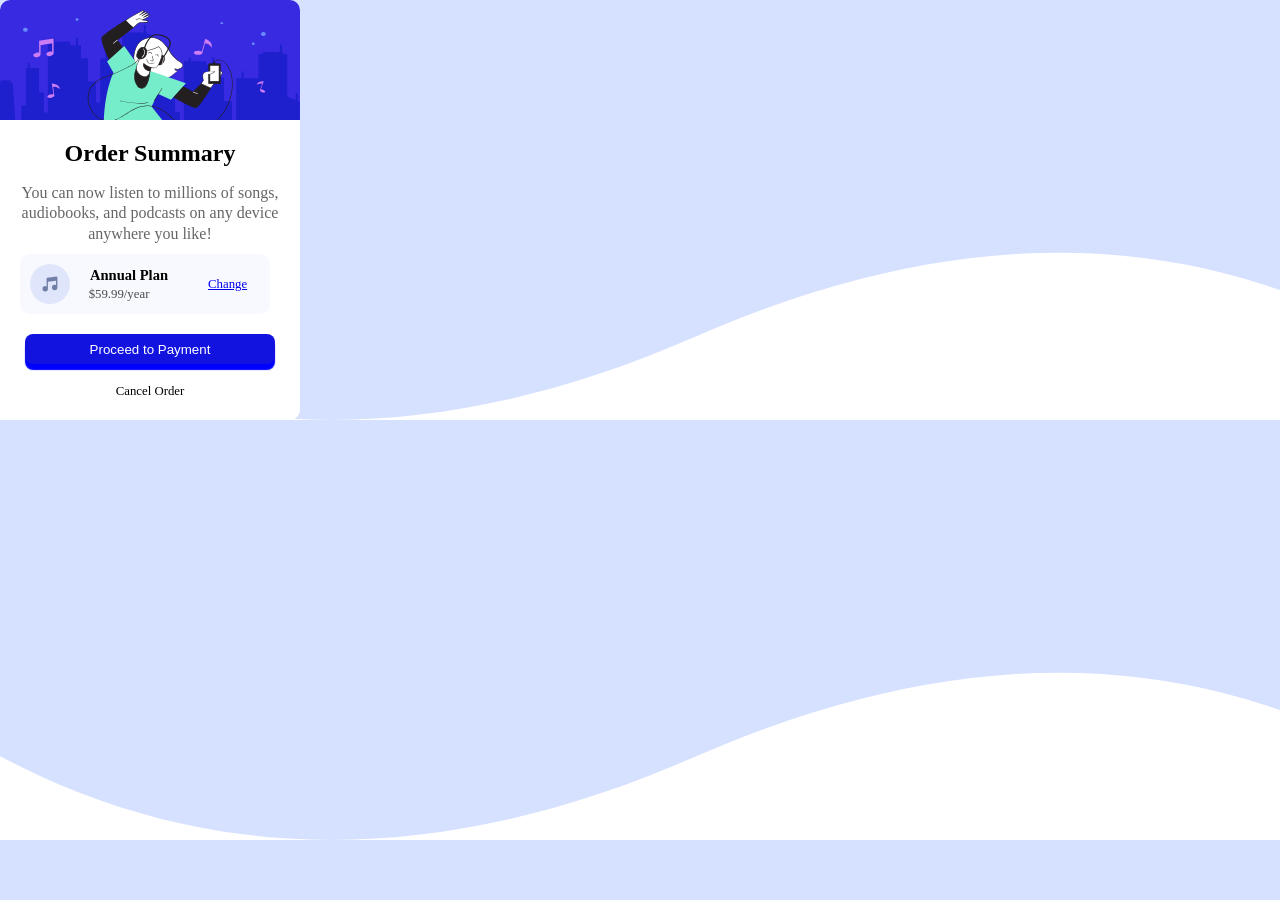
<file: Order summary component/index.html>
<!DOCTYPE html>
<html lang="en">
<head>
    <meta charset="UTF-8">
    <meta name="viewport" content="width=device-width, initial-scale=1.0">
    <title>Order summary component</title>
    <link rel="stylesheet" href="style.css">
</head>
<body>
    <div class="container">
        <img src="images/illustration-hero.svg"id="img1">
        <div class="content">
            <h2>Order Summary</h2>
            <p id="desc">You can now listen to millions of songs, audiobooks, and podcasts on any device anywhere you like! </p>
            <div class="plan">
                <img src="images/icon-music.svg">
                <div class="amount">
                <p>Annual Plan</p>
                <span>$59.99/year</span>
                </div>
                <a href="#">Change</a>
            </div>
            <button>Proceed to Payment</button>
            <p id="Cancel"> Cancel Order</p>
        </div>
    </div>
</body>
</html>
</file>
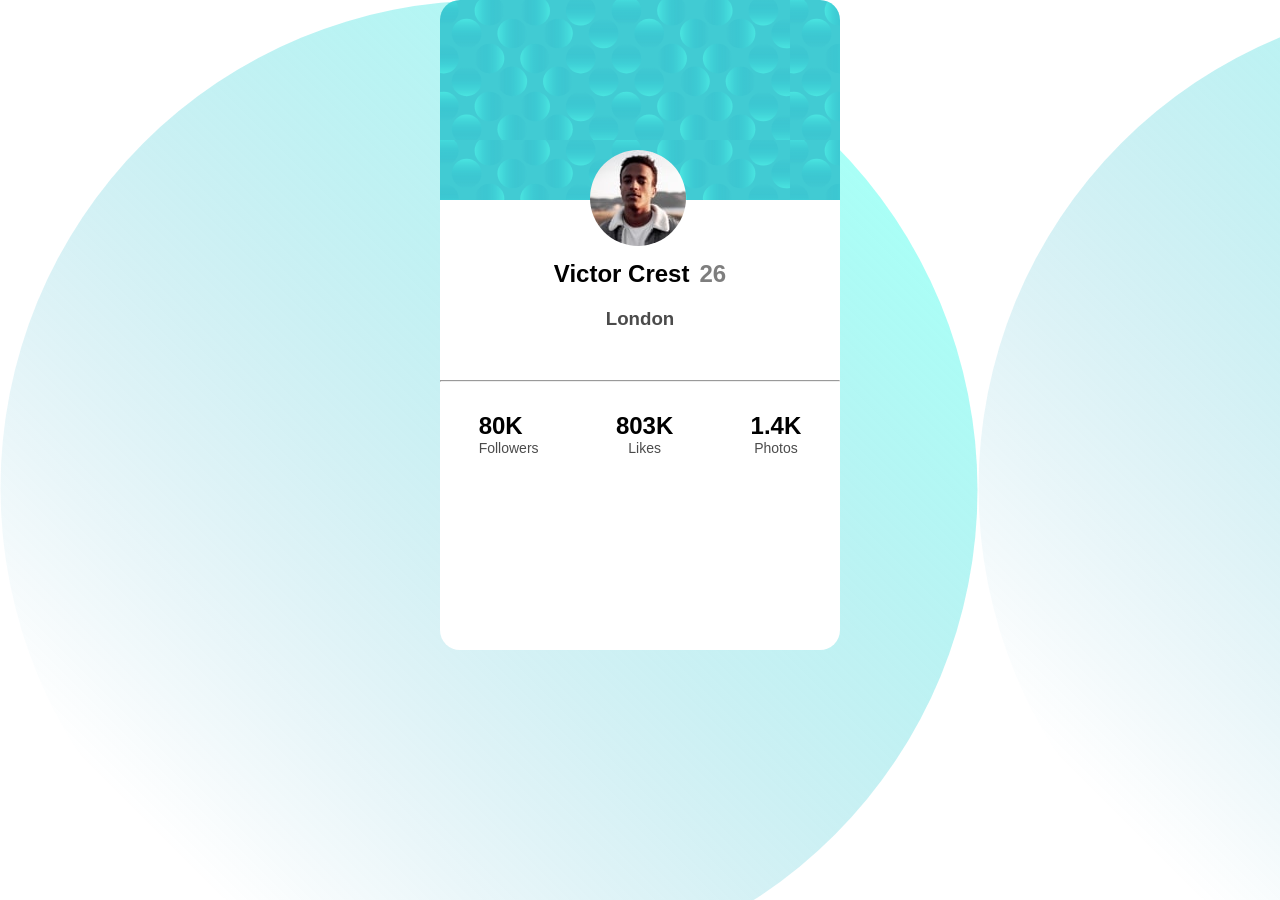
<file: profile-card-component-main/index.html>
<!doctype html>
<html lang="en">
  <head>
    <meta charset="UTF-8" />
    <meta name="viewport" content="width=device-width, initial-scale=1.0" />
    <title>profile-card-component-main</title>
    <link rel="stylesheet" href="style.css" />
  </head>
  <body>
    <div class="container">
      <div class="blue"></div>
      <div class="white">
        <img id="image" src="images/image-victor.jpg" alt="" />
        <h2 id="name">Victor Crest<span>26</span></h2>
        <h3>London</h3>
        <hr />
        <div class="pro">
          <div class="folower">
            <h2>80K</h2>
            <p>Followers</p>
          </div>
          <div class="likes">
            <h2>803K</h2>
            <p>Likes</p>
          </div>
          <div class="photo">
            <h2>1.4K</h2>
            <p id="photo">Photos</p>
          </div>
        </div>
      </div>
    </div>
  </body>
</html>
</file>
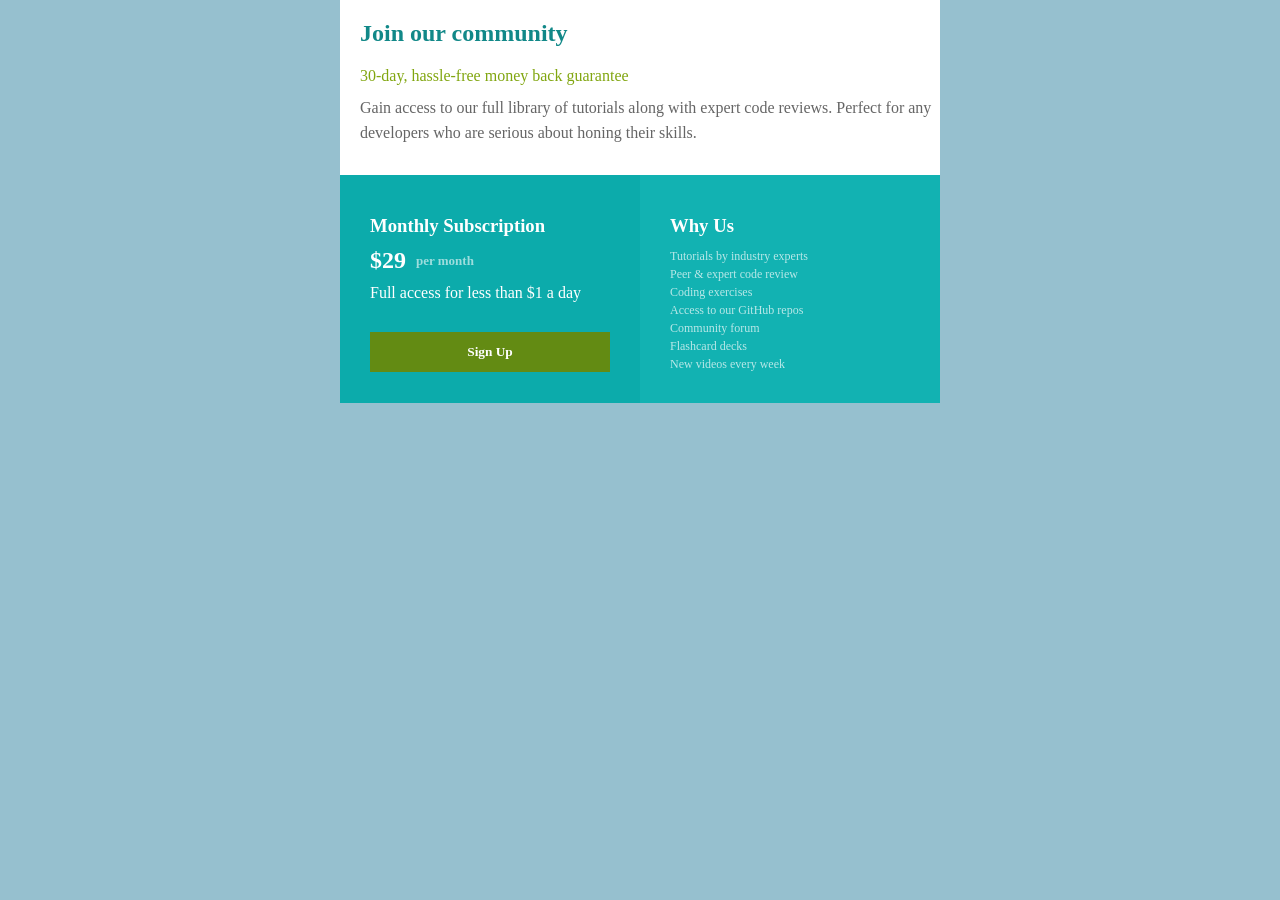
<file: Single price grid component/index.html>
<!doctype html>
<html lang="en">
  <head>
    <meta charset="UTF-8" />
    <meta name="viewport" content="width=device-width, initial-scale=1.0" />
    <title>Single price grid component</title>
    <link rel="stylesheet" href="style.css" />
  </head>
  <body>
    <div class="container">
      <div class="info">
        <h2>Join our community</h2>
        <p>30-day, hassle-free money back guarantee</p>
        <p>
          Gain access to our full library of tutorials along with expert code
          reviews. Perfect for any developers who are serious about honing their
          skills.
        </p>
      </div>
      <div class="box2">
        <div class="sub">
          <h3>Monthly Subscription</h3>
          <h2>$29 <span>per month</span></h2>
          <p>Full access for less than $1 a day</p>
          <button>Sign Up</button>
        </div>
        <div class="about">
          <h3>Why Us</h3>
          <ul>
            <li>Tutorials by industry experts</li>
            <li>Peer & expert code review</li>
            <li>Coding exercises</li>
            <li>Access to our GitHub repos</li>
            <li>Community forum</li>
            <li>Flashcard decks</li>
            <li>New videos every week</li>
          </ul>
        </div>
      </div>
    </div>
  </body>
</html>
</file>
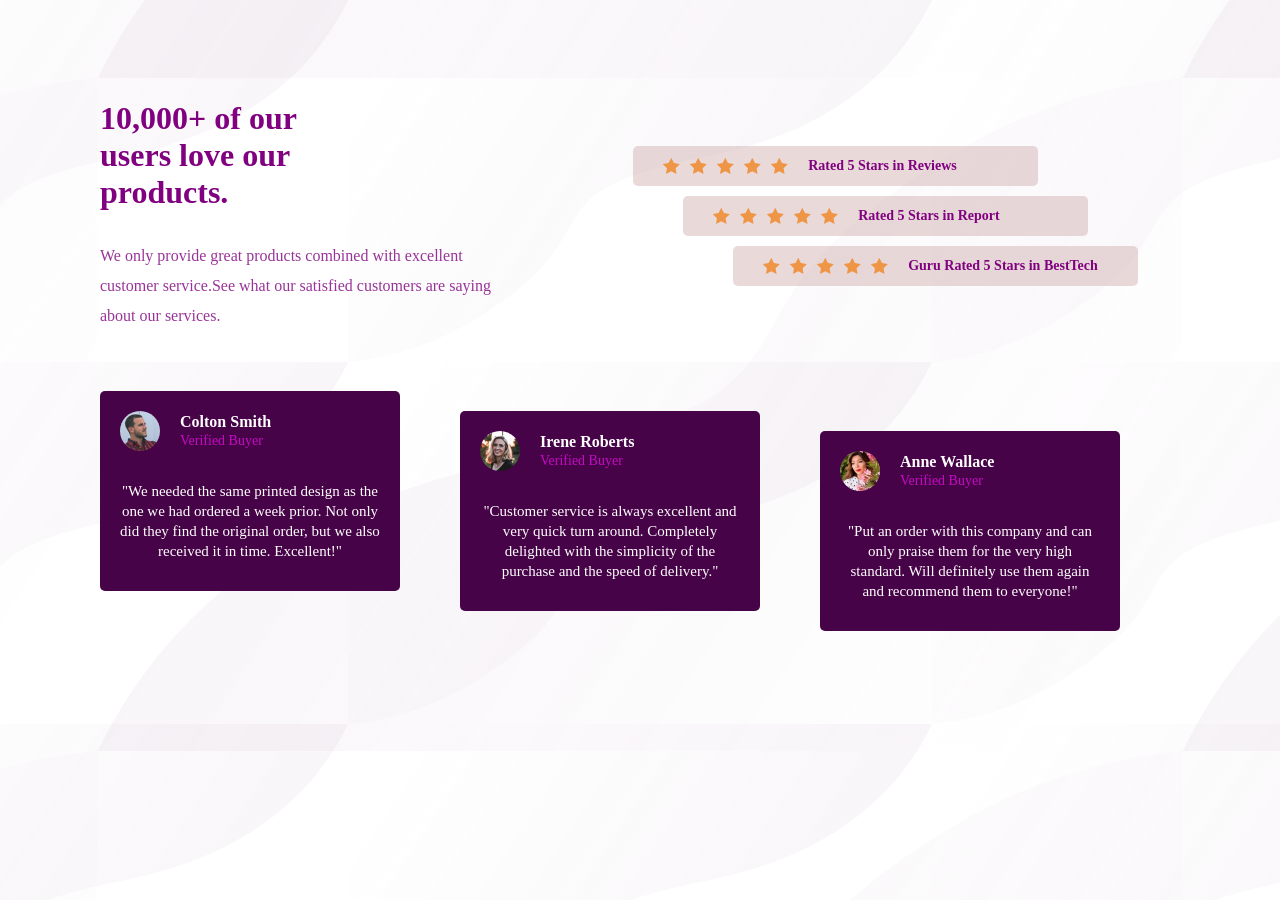
<file: Social proof section/index.html>
<!doctype html>
<html lang="en">
  <head>
    <meta charset="UTF-8" />
    <meta name="viewport" content="width=device-width, initial-scale=1.0" />
    <title>Social proof section</title>
    <link rel="stylesheet" href="style.css" />
  </head>
  <body>
    <div class="container">
      <div class="user">
        <h1>10,000+ of our <br />users love our <br />products.</h1>
        <p>
          We only provide great products combined with excellent<br />customer
          service.See what our satisfied customers are saying<br />about our
          services.
        </p>
      </div>
      <div class="rating">
        <div class="rating1">
          <img src="images/icon-star.svg" alt="" />
          <img src="images/icon-star.svg" alt="" />
          <img src="images/icon-star.svg" alt="" />
          <img src="images/icon-star.svg" alt="" />
          <img src="images/icon-star.svg" alt="" />
          <span>Rated 5 Stars in Reviews</span>
        </div>
        <div class="rating2">
          <img src="images/icon-star.svg" alt="" />
          <img src="images/icon-star.svg" alt="" />
          <img src="images/icon-star.svg" alt="" />
          <img src="images/icon-star.svg" alt="" />
          <img src="images/icon-star.svg" alt="" />
          <span>Rated 5 Stars in Report</span>
        </div>
        <div class="rating3">
          <img src="images/icon-star.svg" alt="" />
          <img src="images/icon-star.svg" alt="" />
          <img src="images/icon-star.svg" alt="" />
          <img src="images/icon-star.svg" alt="" />
          <img src="images/icon-star.svg" alt="" />
          <span>Guru Rated 5 Stars in BestTech</span>
        </div>
      </div>
    </div>
    <div class="boxs">
      <div class="box1 box">
        <div class="name">
          <img src="images/image-colton.jpg" alt="" />
          <h4>Colton Smith<br /><span>Verified Buyer</span></h4>
        </div>
        <p>
          "We needed the same printed design as the one we had ordered a week
          prior. Not only did they find the original order, but we also received
          it in time. Excellent!"
        </p>
      </div>
      <div class="box2 box">
        <div class="name">
          <img src="images/image-irene.jpg" alt="" />
          <h4>Irene Roberts<br /><span>Verified Buyer</span></h4>
        </div>
        <p>
          "Customer service is always excellent and very quick turn around.
          Completely delighted with the simplicity of the purchase and the speed
          of delivery."
        </p>
      </div>
      <div class="box3 box">
        <div class="name">
          <img src="images/image-anne.jpg" alt="" />
          <h4>Anne Wallace<br /><span>Verified Buyer</span></h4>
        </div>
        <p>
          "Put an order with this company and can only praise them for the very
          high standard. Will definitely use them again and recommend them to
          everyone!"
        </p>
      </div>
    </div>
  </body>
</html>
</file>
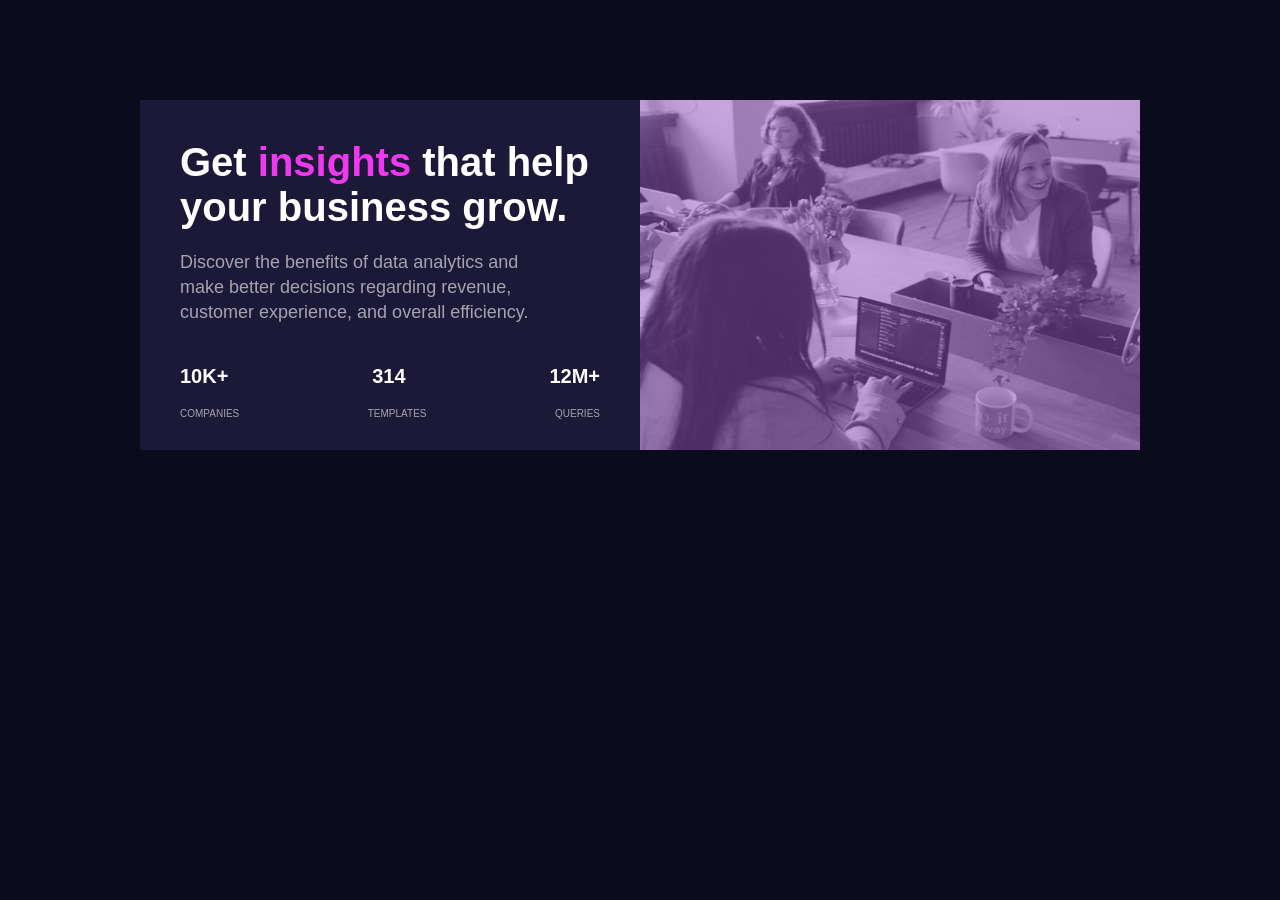
<file: Stats-preview-card-component/index.html>
<!doctype html>
<html lang="en">
  <head>
    <meta charset="UTF-8" />
    <meta name="viewport" content="width=device-width, initial-scale=1.0" />
    <title>Stats preview card component</title>
    <link rel="stylesheet" href="style.css" />
  </head>
  <body>
    <div class="container">
      <div class="content">
        <h2>Get <span>insights</span> that help your business grow.</h2>
        <p id="info">
          Discover the benefits of data analytics and make better decisions
          regarding revenue, customer experience, and overall efficiency.
        </p>
        <div class="info">
          <p>10K+</p>

          <p>314</p>

          <p>12M+</p>
        </div>
        <div class="span">
          <span>COMPANIES</span>
          <span>TEMPLATES</span>
          <span>QUERIES</span>
        </div>
      </div>
      <div class="image">
        <img src="images/image-header-desktop.jpg" alt="image" />
      </div>
    </div>
  </body>
</html>
</file>
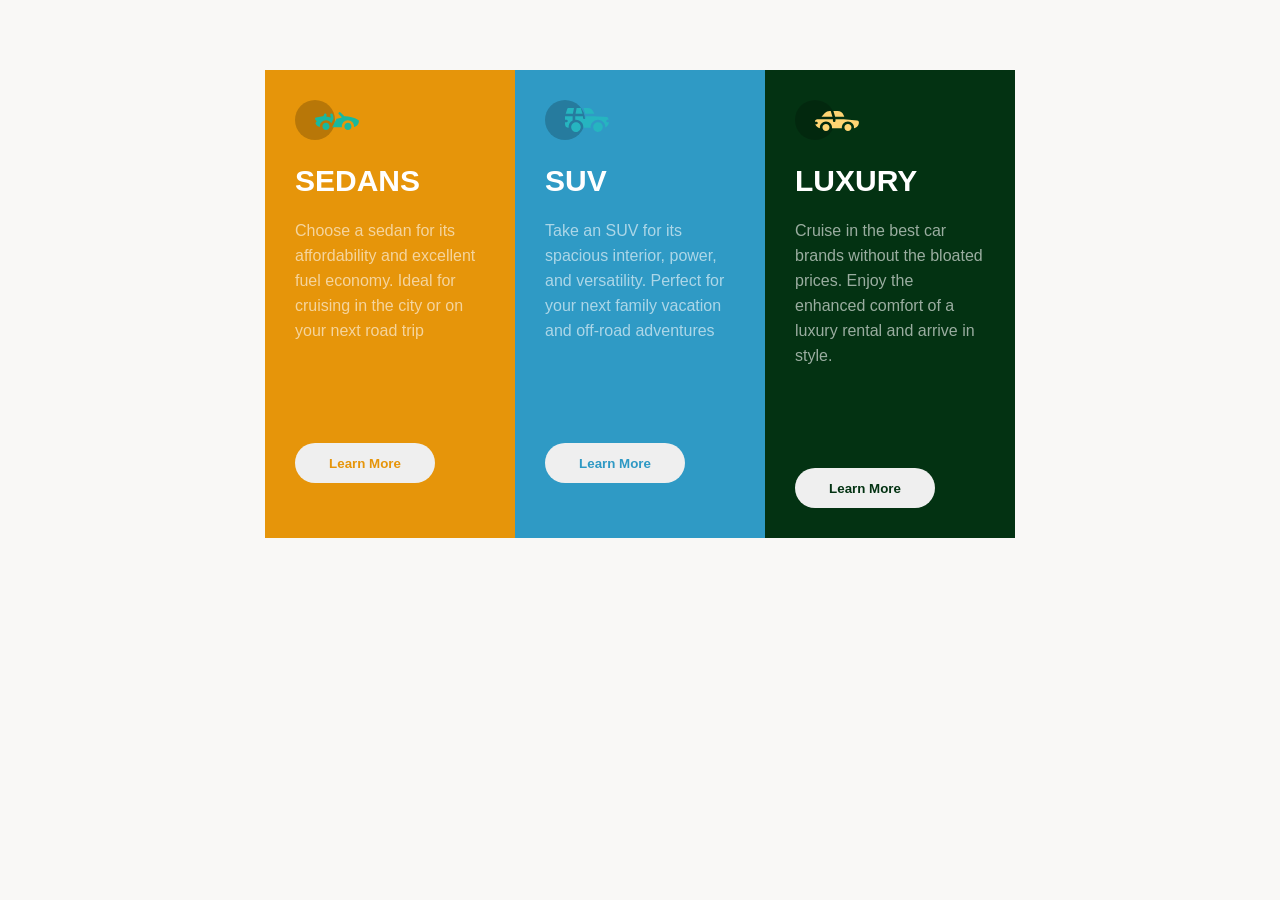
<file: 3-column preview card component/images/index.html>
<!DOCTYPE html>
<html lang="en">
<head>
    <meta charset="UTF-8">
    <meta name="viewport" content="width=device-width, initial-scale=1.0">
    <title>3-column preview card component</title>
    <link rel="stylesheet" href="style.css">
</head>
<body>
    <div class="container">
        <div class="box1 box">
            <img src="icon-luxury.svg" alt="luxuary">
            <h2>SEDANS</h2>
            <p>Choose a sedan for its affordability and excellent fuel economy. Ideal for cruising in the city or on your next road trip</p>
            <button>Learn More</button>
        </div>
        <div class="box2 box">
            <img src="icon-suvs.svg" alt="suv">
            <h2>SUV</h2>
            <p>Take an SUV for its spacious interior, power, and versatility. Perfect for your next family vacation and off-road adventures</p>
            <button>Learn More</button>
        </div>
        <div class="box3 box">
            <img src ="icon-sedans.svg" alt="sedan">
            <h2>LUXURY</h2>
            <p>Cruise in the best car brands without the bloated prices. Enjoy the enhanced comfort of a luxury rental and arrive in style.</p>
            <button>Learn More</button>
        </div>
    </div>
</body>
</html>
</file>
<file: Order summary component/style.css>
*{
    margin: 0;
    padding: 0;
}
body{
    background-image: url("images/pattern-background-desktop.svg");
    background-size: cover;
}
.container{
    width: 300px;
    height: 420px;
    background-color: white;
    border-radius: 10px;
}
#img1{
    width: 100%;
    height: 120px;
    border-top-left-radius: 10px;
    border-top-right-radius: 10px;
}
.content{
    text-align: center;
}
h2{
    margin-top: 1rem;
}
#desc{
    margin-top: 1rem;
    opacity: 0.6;
    line-height: 1.28rem;
}
.plan{
    width: 250px;
    height: 60px;
    display: flex;
    align-items: center;
    margin-left: 20px;
    background-color: #F8F9FE;
    border-radius: 10px;
    margin-top: 10px;
}
.plan img{
    width: 40px;
    margin-left: 10px;
}
.plan p{
    margin-left: 20px;
    font-weight: 600;
    font-size: 0.91rem;
}
.plan span{
    margin-left: px;
    font-size: 0.8rem;
    opacity: 0.7;
}
.plan a{
    margin-left: 40px;
    font-size: 0.8rem;
}
button{
    width: 250px;
    height: 30px;
    background-color: rgb(19, 19, 224);
    border: none;
    border-radius: 8px;
    margin-top: 20px;
    color: white;
    box-shadow: 0px 6px 1px blue;
}
#Cancel{
    margin-top: 20px;
    font-size: 0.8rem;
}
</file>
<file: profile-card-component-main/style.css>
*{
    padding: 0;
    margin: 0;
    box-sizing: border-box;
    font-family: 'Segoe UI', Tahoma, Geneva, Verdana, sans-serif;

}
body{
    background-image: url(images/bg-pattern-top.svg);
}
.container{
    width: 400px;
    margin: auto;
    border-radius: 20px;
}
.blue{
    border-top-left-radius: 20px;
    border-top-right-radius: 20px;
    width: 100%;
    height: 200px;
    background-image: url(images/bg-pattern-card.svg);
}
.white{
    border-bottom-left-radius: 20px;
    border-bottom-right-radius: 20px;
    width: 100%;
    min-height: 50vh;
    background-color: white;
    
}
#image{
    border-radius: 50%;
    position: relative;
    top: -50px;
    left: 150px;
}
#name{
    text-align: center;
    margin-top: -40px;
}
span{
    opacity: 0.5;
    padding-left:10px ;
}
h3{
    text-align: center;
    margin-top: 20px;
    margin-bottom: 20px;
    opacity: 0.7;
}
hr{
    margin-top: 50px;
}
.pro{
    display: flex;
    justify-content: space-around;
    margin-top: 30px;

   
}
.pro p{
    margin-left: 0;
    font-size: 14px;
    opacity: 0.7;
    text-align: center;
}
</file>
<file: Single price grid component/style.css>
* {
  margin: 0;
  padding: 0;
  box-sizing: border-box;
  font-family: "Times New Roman", Times, serif;
}
body {
  background-color: rgba(136, 184, 201, 0.875);
}
.container {
  width: 100%;
  max-width: 600px;
  /* height: 400px; */
  margin: auto;
}
.info {
  width: 100%;
  /* height: 40%; */
  background-color: white;
}
.info h2 {
  color: rgb(17, 136, 136);
  padding: 20px;
}
.info p {
  padding-left: 20px;
  color: rgb(129, 166, 16);
}
.info p + p {
  padding-top: 10px;
  color: black;
  line-height: 25px;
  opacity: 0.6;
  padding-bottom: 30px;
}
.box2 {
  display: flex;
  width: 100%;
  /* height: 60%; */
}
.sub {
  width: 50%;
  /* height: 100%; */
  background-color: rgb(12, 171, 171);
  padding: 30px;
  padding-top: 40px;
}
.sub h3 {
  color: rgb(255, 255, 255);
}
.sub h3 + h2 {
  color: rgb(255, 255, 255);
  margin-top: 10px;
  margin-bottom: 7px;
  display: flex;
  align-items: center;
  font-weight: bolder;
}
.sub span {
  color: rgba(255, 255, 255, 0.6);
  font-size: 13px;
  padding-left: 10px;
}
.sub p {
  color: rgb(255, 255, 255);
  margin-top: 10px;
}
.sub button {
  margin-top: 30px;
  width: 100%;
  height: 40px;
  background-color: rgb(99, 139, 19);
  color: white;
  border: none;
  font-weight: bold;
}

.about {
  width: 50%;
  /* height: 100%; */
  background-color: rgb(18, 178, 178);
  padding: 30px;
  padding-top: 40px;
  color: white;
}
.about ul {
  margin-top: 10px;
}
.about li {
  opacity: 0.7;
  list-style-type: none;
  line-height: 18px;
  font-size: 12px;
}

@media (max-width: 500px) {
  .container {
    margin-right: 40px;
  }
  .info {
    display: flex;
    flex-direction: column;
  }
  .box2 {
    display: flex;
    flex-direction: column;
  }
  .sub,
  .about {
    width: 100%;
  }
}
</file>
<file: Social proof section/style.css>
* {
  padding: 0;
  margin: 0;
  box-sizing: border-box;
}
body {
  margin: 100px;
  background-image:
    url(images/bg-pattern-top-desktop.svg),
    url(images/bg-pattern-bottom-desktop.svg);
  background-position: top, bottom;
}

.container {
  display: flex;
}
.user h1 {
  color: purple;
}
.user p {
  margin-top: 30px;
  color: rgba(128, 0, 128, 0.8);
  line-height: 30px;
}
.rating {
  margin: auto;
}
.rating1 {
  height: 40px;
  display: flex;
  align-items: center;
  padding-left: 20px;
  border-radius: 5px;
  background-color: rgba(214, 185, 185, 0.542);
}
.rating1 img {
  padding-left: 10px;
}
.rating1 span {
  display: flex;
  padding-left: 20px;
  color: purple;
  font-size: 14px;
  font-weight: bolder;
}
.rating2 {
  height: 40px;
  display: flex;
  align-items: center;
  padding-left: 20px;
  margin-top: 10px;
  border-radius: 5px;
  background-color: rgba(214, 185, 185, 0.542);
  position: relative;
  left: 50px;
}
.rating2 img {
  padding-left: 10px;
}
.rating2 span {
  display: flex;
  padding-left: 20px;
  color: purple;
  font-size: 14px;
  font-weight: bolder;
}
.rating3 {
  height: 40px;
  display: flex;
  align-items: center;
  padding-left: 20px;
  margin-top: 10px;
  border-radius: 5px;
  position: relative;
  left: 100px;
  background-color: rgba(214, 185, 185, 0.542);
}
.rating3 img {
  padding-left: 10px;
}
.rating3 span {
  display: flex;
  padding-left: 20px;
  color: purple;
  font-size: 14px;
  font-weight: bolder;
  padding-right: 40px;
}
.boxs {
  display: flex;
}
.box {
  width: 300px;
  height: 200px;
  background-color: rgb(71, 3, 71);
  border-radius: 5px;
  margin-right: 60px;
  margin-top: 60px;
  margin-bottom: 60px;
}
.box .name {
  display: flex;
  align-items: center;
}
.box img {
  width: 40px;
  height: 40px;
  border-radius: 50%;
  margin: 20px;
}
.box h4 {
  color: white;
}
.box span {
  color: rgba(250, 13, 250, 0.7);
  font-size: 14px;
  font-weight: 400;
}
.box p {
  padding: 20px;
  padding-top: 10px;
  color: white;
  text-align: center;
  line-height: 20px;
  font-size: 15px;
  font-weight: 200;
}
.box2 {
  position: relative;
  top: 20px;
}
.box3 {
  position: relative;
  top: 40px;
}
/* @media (max-width: 900px) {
  body {
    margin: 20px;
  }
  .container {
    display: flex;
    flex-direction: column;
  }
  .user{
    text-align: center;
  }

  .rating {
    display: flex;
    flex-wrap: wrap;
  }
  .rating1 img {
    display: flex;
    justify-content: center;
    align-items: center;
  }
  .rating2,
  .rating3 {
    position: static;
  }
  .boxs{
    display: flex;
    flex-direction: column;
    position: static;
  }
  .box1{
    margin-bottom: 0px;
  }
  .box2{
    margin-top: 0px;
    margin-bottom: 0px;
  }
  .box3{
    margin-top: 0;

  }
} */
</file>
<file: Stats-preview-card-component/style.css>
*{
    margin: 0;
    padding: 0;
    color: white;
    font-family: Arial, Helvetica, sans-serif;
}
body{
    background-color: #0A0C1B;
}
.container{
    display: flex;
    justify-content: center;
    align-items: center;
    margin-top: 100px;
}
.content{
    width: 500px;
    min-height: 350px;
    background-color: #1C1938;
}
.image{
    width: 500px;
    height: 350px;
    background-color: rgba(170, 92, 219,0.9);
}
img{
    opacity: 0.5;
    width: 100%;
    height: 100%;
    
}

.info{
    display: flex;
}
h2{
    margin-top: 40px;
    margin-left: 40px;
    font-size: 40px;
    margin-right:20px ;
}
h2 span{
    color: rgb(239, 56, 239);
}
#info{
    margin-top: 20px;
    margin-left: 40px;
    opacity: 0.6;
    line-height: 25px;
    font-weight: 500;
    margin-right:80px ;
    font-size: 18px;
}
.info{
    margin-top: 40px;
    margin-left: 40px;
    margin-right: 40px;
    display: flex;
    justify-content: space-between;
    font-weight: bolder;
    margin-bottom: 20px;
}
.info p{
    font-size: 20px;
}
.span{
    display: flex;
    justify-content: space-between;
    margin-right: 40px;
    margin-left: 40px;
    font-size: 10px;
    margin-top: 6px;
    opacity: 0.6;
    margin-bottom: 20px;
}

@media(max-width:750px){
    .container{
        display: flex;
        flex-direction: column-reverse;
    }
}
</file>
<file: 3-column preview card component/images/style.css>
* {
  margin: 0;
  padding: 0;
}
body {
  background-color: hsl(40, 23%, 97%);
}
.container {
  display: flex;
  justify-content: center;
  margin-top: 70px;
}
.box {
  width: 250px;
  max-height: 100vh;
  color: white;
  box-sizing: border-box;
  padding: 30px;
}
.box1 {
  background-color: #e6950a;
}
.box2 {
  background-color: #0c8abcd9;
}
.box3 {
  background-color: rgb(3, 50, 18);
}
h2 {
  font-size: 30px;
  margin-top: 20px;
  font-family: Arial, Helvetica, sans-serif;
}
p {
  margin-top: 20px;
  font-family: "Gill Sans", "Gill Sans MT", Calibri, "Trebuchet MS", sans-serif;
  opacity: 0.6;
  line-height: 25px;
}
button {
  width: 140px;
  height: 40px;
  border: none;
  border-radius: 40px;
  font-weight: bold;
  margin-top: 100px;
}
.box1 button {
  color: #e6950a;
}
.box2 button {
  color: #0c8abcd9;
}
.box3 button {
  color: rgb(3, 50, 18);
}
.box1 button:hover {
  border: 2px solid white;
  color: white;
  background-color: #e6950a;
  cursor: pointer;
}
.box2 button:hover {
  border: 2px solid white;
  color: white;
  background-color: #0c8abcd9;
  cursor: pointer;
}
.box3 button:hover {
  border: 2px solid white;
  color: white;
  background-color: rgb(3, 50, 18);
  cursor: pointer;
}
@media (max-width: 500px) {
  .container {
    display: flex;
    flex-wrap: wrap;
    margin-top: 30px;
  }
  .box {
    width: 350px;
    height: 430px;
  }
}
</file>
